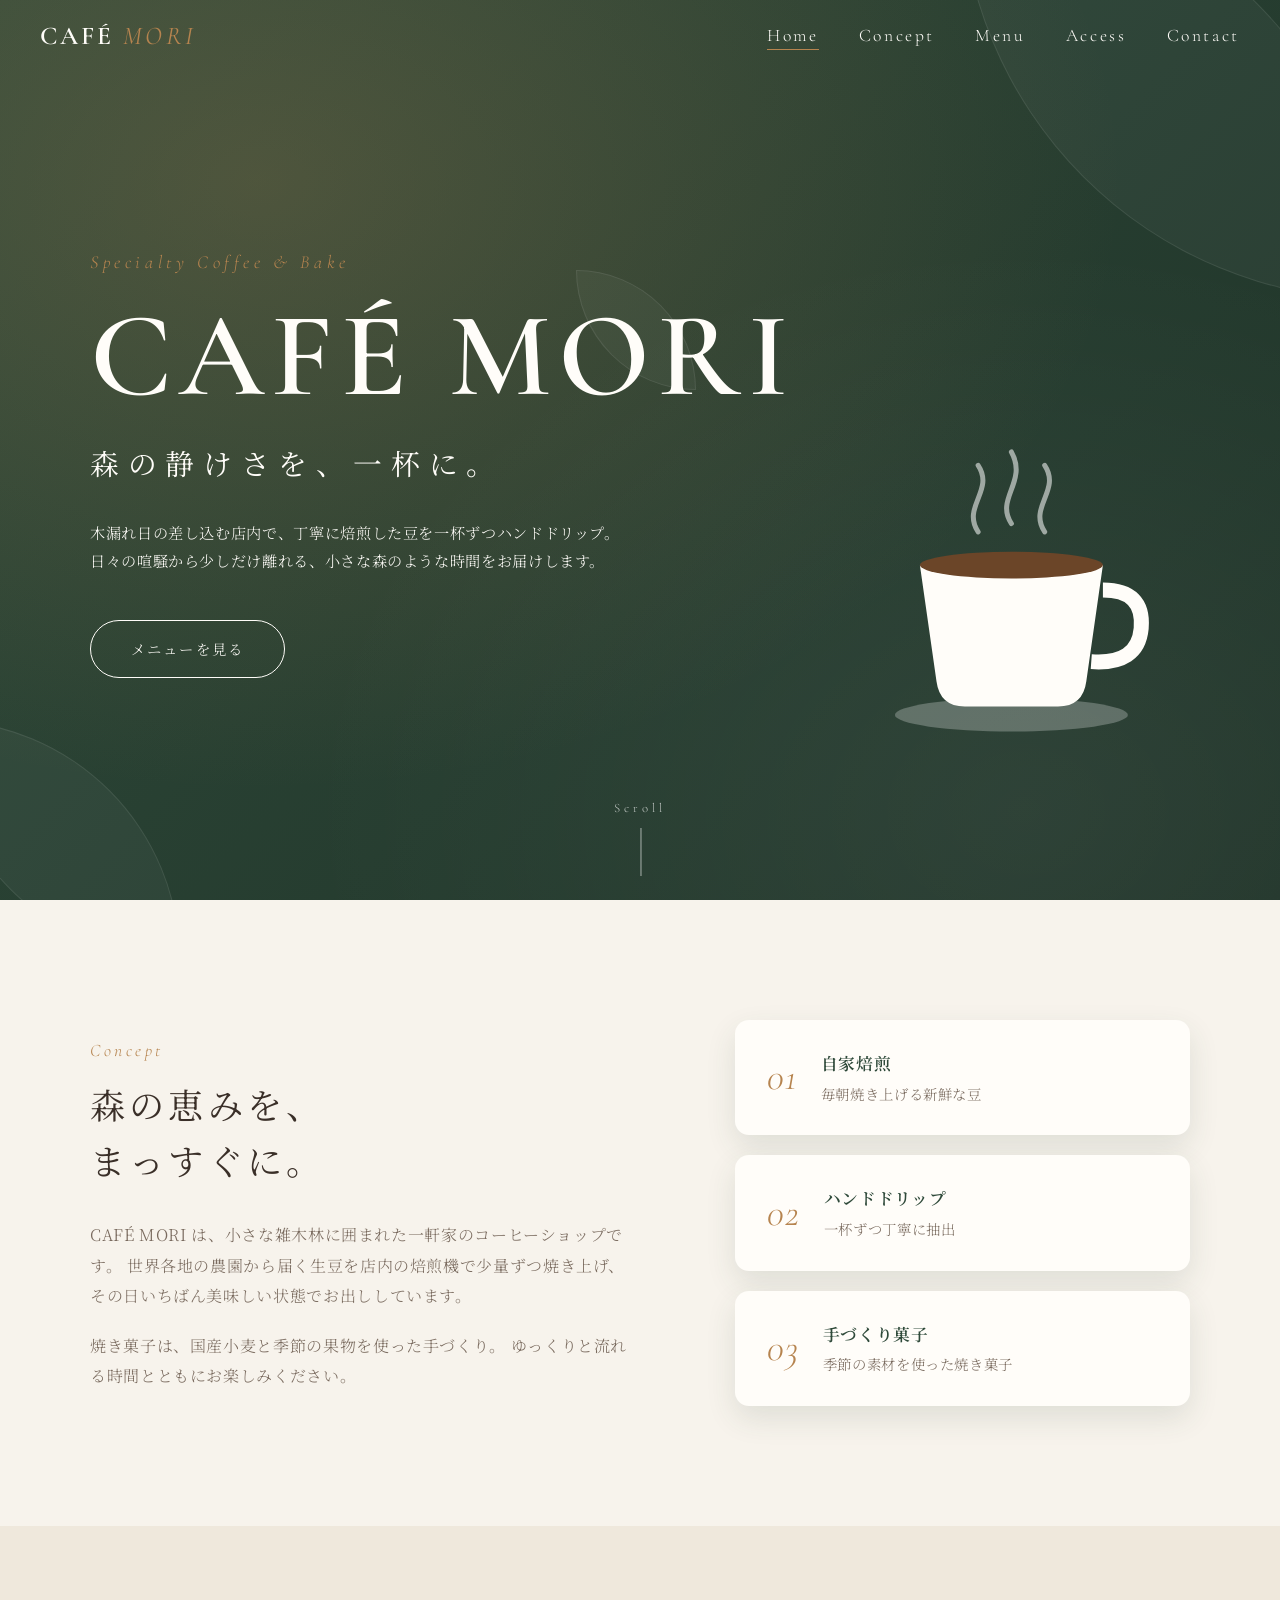
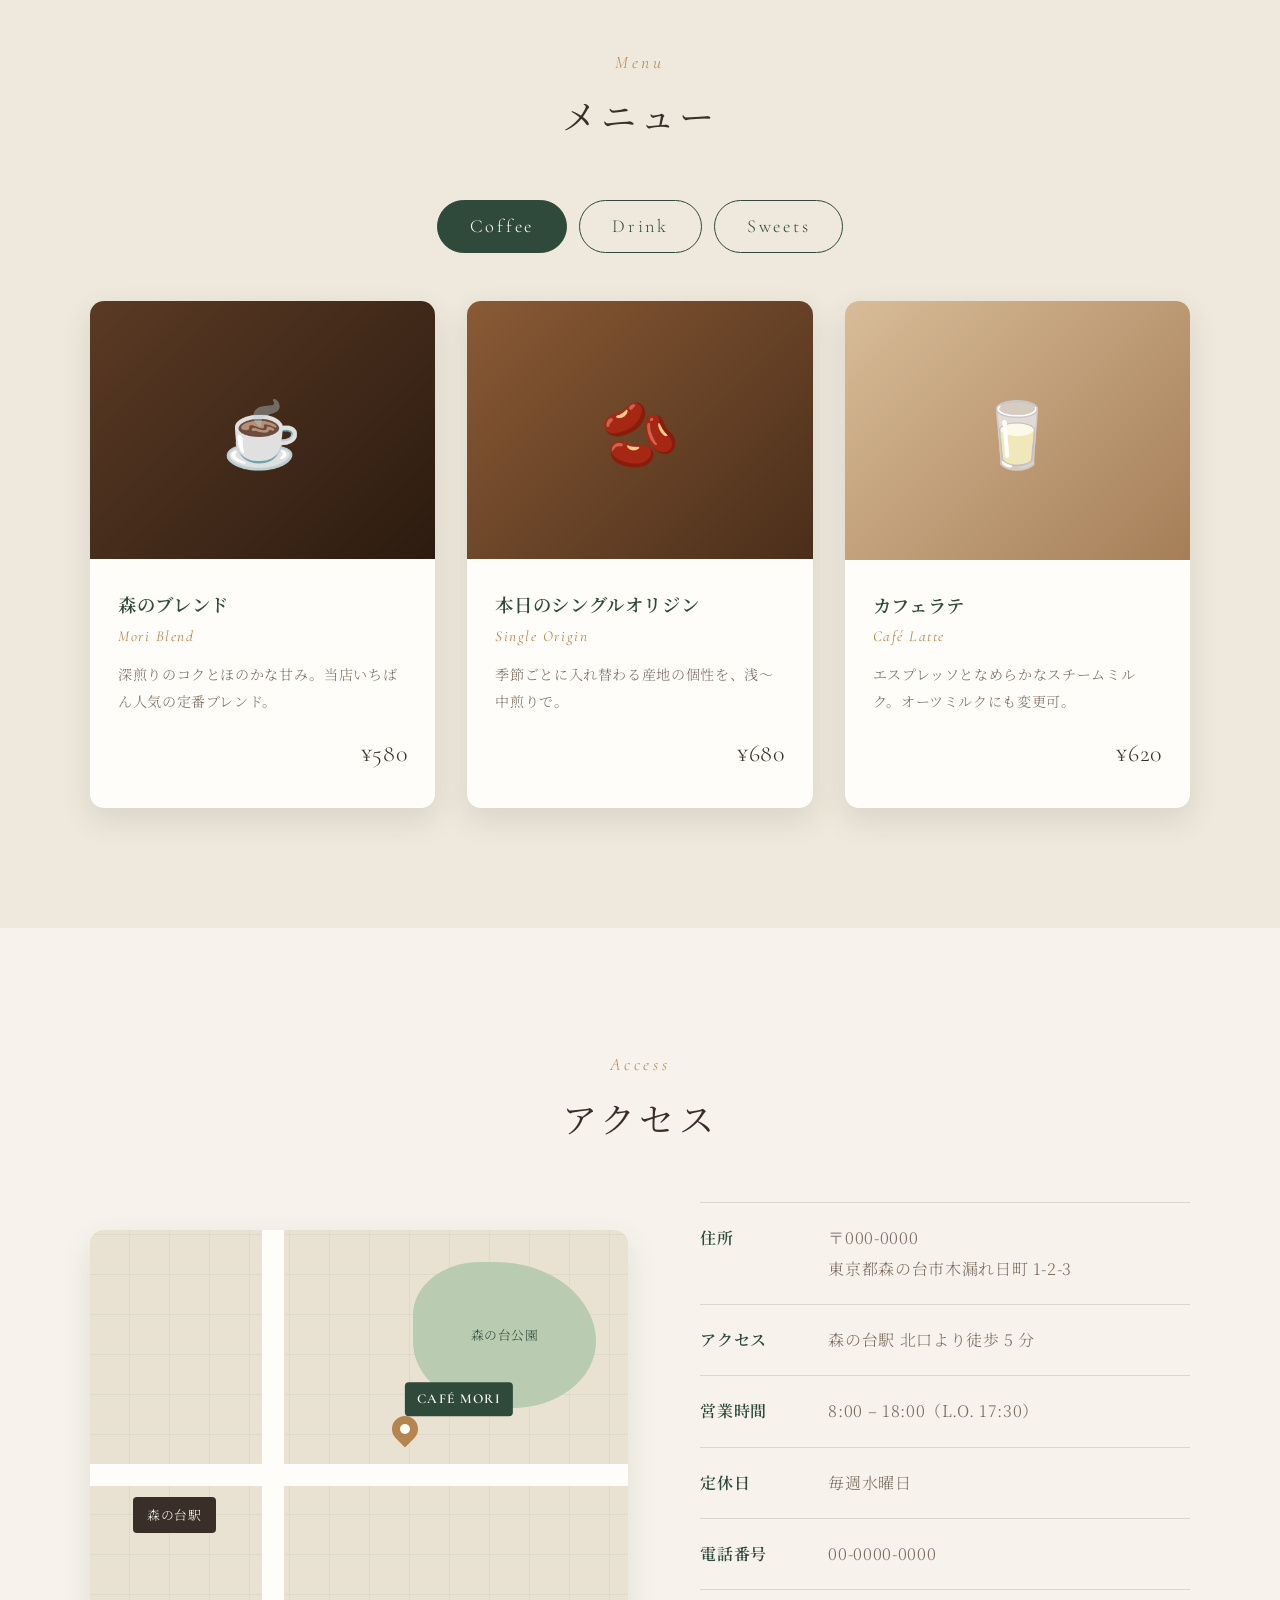
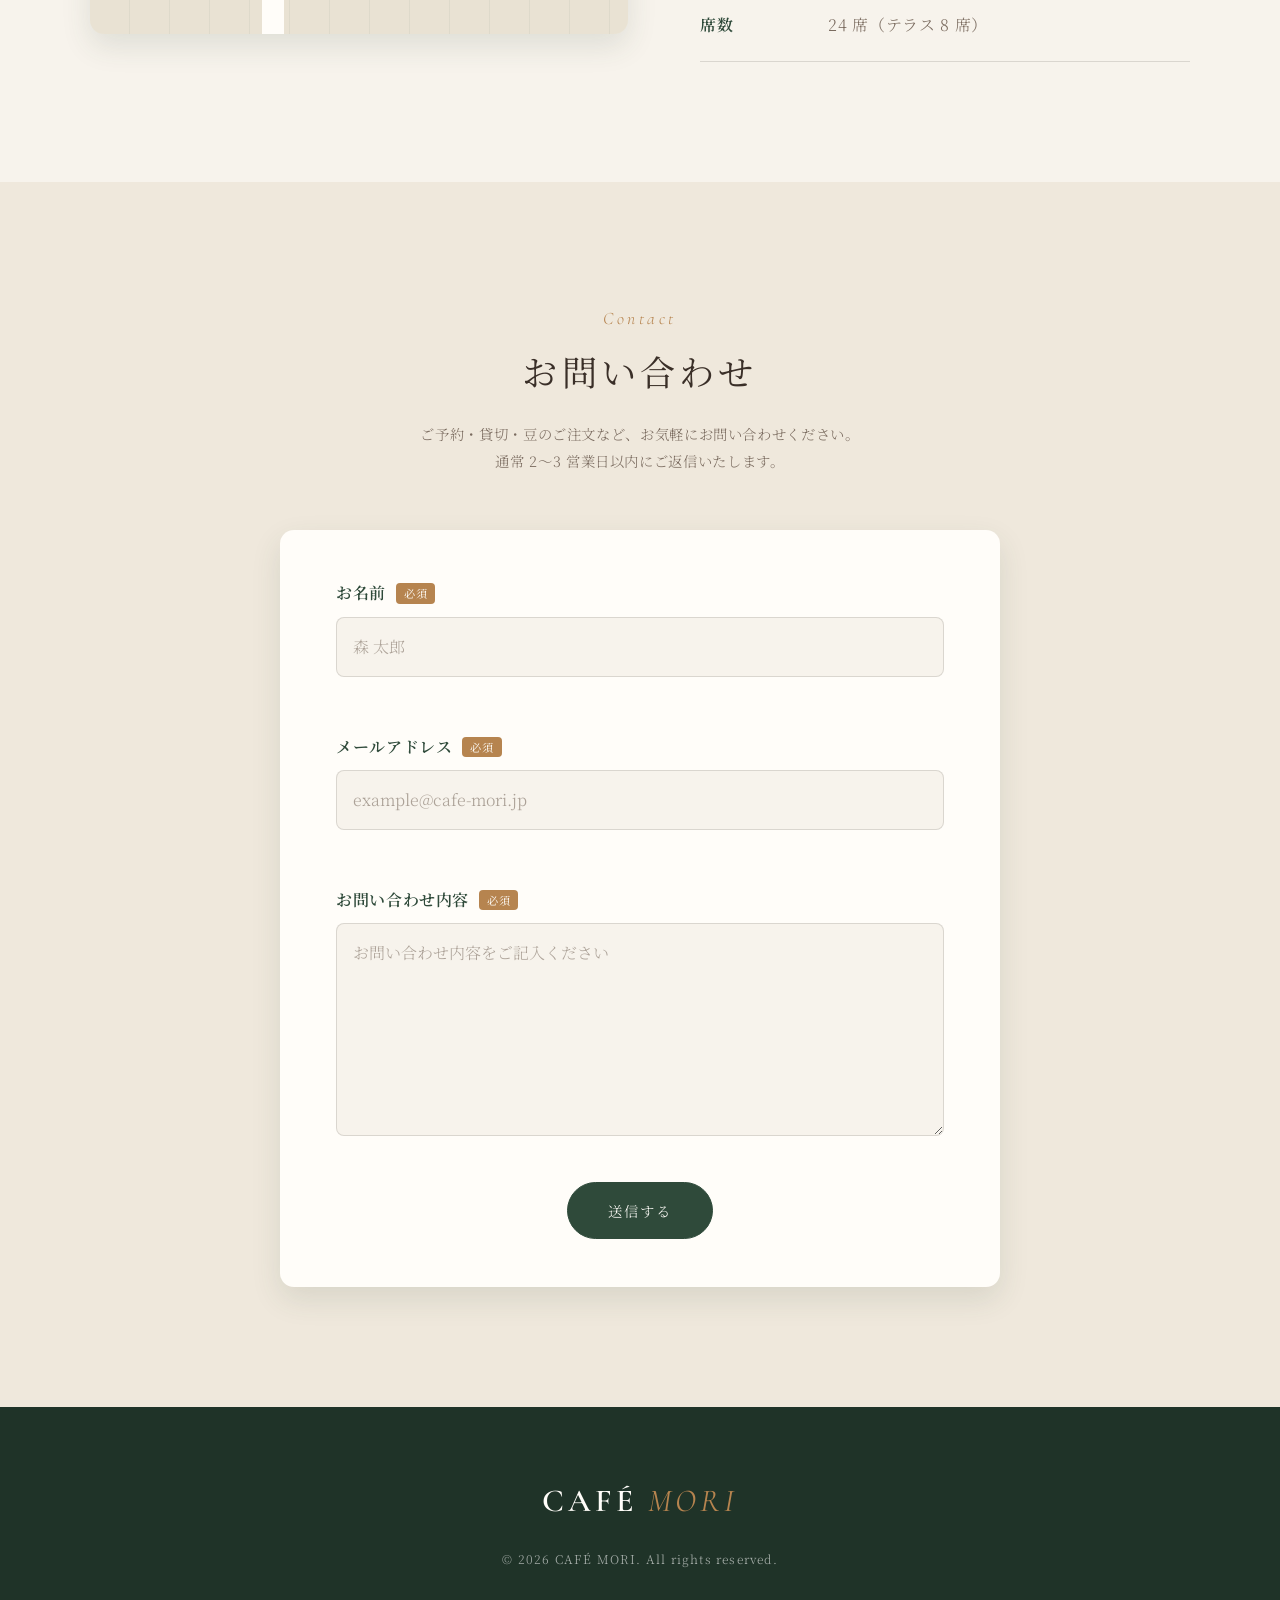
<file: index.html>
<!DOCTYPE html>
<html lang="ja">
<head>
  <meta charset="UTF-8">
  <meta name="viewport" content="width=device-width, initial-scale=1.0">
  <title>CAFÉ MORI | 森の中のコーヒーショップ</title>
  <meta name="description" content="CAFÉ MORI は、森の静けさを感じる自家焙煎のコーヒーショップです。">
  <link rel="preconnect" href="https://fonts.googleapis.com">
  <link rel="preconnect" href="https://fonts.gstatic.com" crossorigin>
  <link href="https://fonts.googleapis.com/css2?family=Cormorant+Garamond:ital,wght@0,400;0,600;1,400&family=Noto+Serif+JP:wght@300;400;600&display=swap" rel="stylesheet">
  <link rel="stylesheet" href="style.css">
</head>
<body>

  <!-- ヘッダー / ナビゲーション -->
  <header class="header" id="header">
    <div class="header__inner">
      <a href="#hero" class="logo">CAFÉ <span>MORI</span></a>

      <button class="nav-toggle" id="navToggle" aria-label="メニューを開く" aria-expanded="false" aria-controls="nav">
        <span></span><span></span><span></span>
      </button>

      <nav class="nav" id="nav">
        <ul class="nav__list">
          <li><a href="#hero" class="nav__link">Home</a></li>
          <li><a href="#concept" class="nav__link">Concept</a></li>
          <li><a href="#menu" class="nav__link">Menu</a></li>
          <li><a href="#access" class="nav__link">Access</a></li>
          <li><a href="#contact" class="nav__link">Contact</a></li>
        </ul>
      </nav>
    </div>
  </header>

  <main>
    <!-- ヒーローセクション -->
    <section class="hero" id="hero">
      <div class="hero__bg" aria-hidden="true">
        <div class="hero__leaf hero__leaf--1"></div>
        <div class="hero__leaf hero__leaf--2"></div>
        <div class="hero__leaf hero__leaf--3"></div>
      </div>

      <div class="hero__content">
        <p class="hero__eyebrow">Specialty Coffee &amp; Bake</p>
        <h1 class="hero__title">
          <span class="hero__title-en">CAFÉ MORI</span>
          <span class="hero__title-ja">森の静けさを、一杯に。</span>
        </h1>
        <p class="hero__lead">
          木漏れ日の差し込む店内で、丁寧に焙煎した豆を一杯ずつハンドドリップ。<br class="pc-only">
          日々の喧騒から少しだけ離れる、小さな森のような時間をお届けします。
        </p>
        <a href="#menu" class="btn">メニューを見る</a>
      </div>

      <div class="hero__cup" aria-hidden="true">
        <svg viewBox="0 0 200 200" xmlns="http://www.w3.org/2000/svg">
          <g class="steam">
            <path d="M80 60 C 70 45, 90 35, 80 20" />
            <path d="M100 55 C 90 40, 110 30, 100 12" />
            <path d="M120 60 C 110 45, 130 35, 120 20" />
          </g>
          <ellipse cx="100" cy="170" rx="70" ry="10" class="saucer" />
          <path d="M45 80 H155 L145 150 Q143 165 128 165 H72 Q57 165 55 150 Z" class="cup" />
          <path d="M155 95 Q180 95 178 118 Q176 140 148 138" class="handle" />
          <ellipse cx="100" cy="80" rx="55" ry="8" class="coffee" />
        </svg>
      </div>

      <a href="#concept" class="hero__scroll" aria-label="下へスクロール">
        <span>Scroll</span>
      </a>
    </section>

    <!-- コンセプト -->
    <section class="section concept" id="concept">
      <div class="container concept__inner">
        <div class="concept__text fade-in">
          <p class="section__label">Concept</p>
          <h2 class="section__title">森の恵みを、<br>まっすぐに。</h2>
          <p>
            CAFÉ MORI は、小さな雑木林に囲まれた一軒家のコーヒーショップです。
            世界各地の農園から届く生豆を店内の焙煎機で少量ずつ焼き上げ、
            その日いちばん美味しい状態でお出ししています。
          </p>
          <p>
            焼き菓子は、国産小麦と季節の果物を使った手づくり。
            ゆっくりと流れる時間とともにお楽しみください。
          </p>
        </div>
        <ul class="concept__points fade-in">
          <li><span class="concept__num">01</span><strong>自家焙煎</strong>毎朝焼き上げる新鮮な豆</li>
          <li><span class="concept__num">02</span><strong>ハンドドリップ</strong>一杯ずつ丁寧に抽出</li>
          <li><span class="concept__num">03</span><strong>手づくり菓子</strong>季節の素材を使った焼き菓子</li>
        </ul>
      </div>
    </section>

    <!-- メニュー -->
    <section class="section menu" id="menu">
      <div class="container">
        <div class="section__head fade-in">
          <p class="section__label">Menu</p>
          <h2 class="section__title">メニュー</h2>
        </div>

        <div class="menu__tabs fade-in" role="tablist">
          <button class="menu__tab is-active" role="tab" aria-selected="true" data-target="coffee">Coffee</button>
          <button class="menu__tab" role="tab" aria-selected="false" data-target="drink">Drink</button>
          <button class="menu__tab" role="tab" aria-selected="false" data-target="sweets">Sweets</button>
        </div>

        <div class="menu__panel is-active" id="coffee" role="tabpanel">
          <article class="menu-card">
            <div class="menu-card__img menu-card__img--blend"></div>
            <div class="menu-card__body">
              <h3>森のブレンド<span>Mori Blend</span></h3>
              <p>深煎りのコクとほのかな甘み。当店いちばん人気の定番ブレンド。</p>
              <p class="menu-card__price">¥580</p>
            </div>
          </article>
          <article class="menu-card">
            <div class="menu-card__img menu-card__img--single"></div>
            <div class="menu-card__body">
              <h3>本日のシングルオリジン<span>Single Origin</span></h3>
              <p>季節ごとに入れ替わる産地の個性を、浅〜中煎りで。</p>
              <p class="menu-card__price">¥680</p>
            </div>
          </article>
          <article class="menu-card">
            <div class="menu-card__img menu-card__img--latte"></div>
            <div class="menu-card__body">
              <h3>カフェラテ<span>Café Latte</span></h3>
              <p>エスプレッソとなめらかなスチームミルク。オーツミルクにも変更可。</p>
              <p class="menu-card__price">¥620</p>
            </div>
          </article>
        </div>

        <div class="menu__panel" id="drink" role="tabpanel" hidden>
          <article class="menu-card">
            <div class="menu-card__img menu-card__img--tea"></div>
            <div class="menu-card__body">
              <h3>ほうじ茶ラテ<span>Hojicha Latte</span></h3>
              <p>香ばしい京都産ほうじ茶に、やさしいミルクを合わせて。</p>
              <p class="menu-card__price">¥600</p>
            </div>
          </article>
          <article class="menu-card">
            <div class="menu-card__img menu-card__img--lemon"></div>
            <div class="menu-card__body">
              <h3>自家製レモネード<span>Homemade Lemonade</span></h3>
              <p>瀬戸内レモンを蜂蜜で漬け込んだ、爽やかな一杯。</p>
              <p class="menu-card__price">¥550</p>
            </div>
          </article>
          <article class="menu-card">
            <div class="menu-card__img menu-card__img--choco"></div>
            <div class="menu-card__body">
              <h3>ホットチョコレート<span>Hot Chocolate</span></h3>
              <p>カカオ70%のチョコレートを溶かした、濃厚な味わい。</p>
              <p class="menu-card__price">¥650</p>
            </div>
          </article>
        </div>

        <div class="menu__panel" id="sweets" role="tabpanel" hidden>
          <article class="menu-card">
            <div class="menu-card__img menu-card__img--cake"></div>
            <div class="menu-card__body">
              <h3>森のチーズケーキ<span>Baked Cheesecake</span></h3>
              <p>しっとり濃厚なベイクドタイプ。深煎りコーヒーと相性抜群。</p>
              <p class="menu-card__price">¥520</p>
            </div>
          </article>
          <article class="menu-card">
            <div class="menu-card__img menu-card__img--scone"></div>
            <div class="menu-card__body">
              <h3>季節のスコーン<span>Seasonal Scone</span></h3>
              <p>外はさっくり、中はふんわり。クロテッドクリーム添え。</p>
              <p class="menu-card__price">¥420</p>
            </div>
          </article>
          <article class="menu-card">
            <div class="menu-card__img menu-card__img--tart"></div>
            <div class="menu-card__body">
              <h3>フルーツタルト<span>Fruit Tart</span></h3>
              <p>旬の果物をたっぷりのせた、見た目にも華やかなタルト。</p>
              <p class="menu-card__price">¥680</p>
            </div>
          </article>
        </div>
      </div>
    </section>

    <!-- アクセス -->
    <section class="section access" id="access">
      <div class="container">
        <div class="section__head fade-in">
          <p class="section__label">Access</p>
          <h2 class="section__title">アクセス</h2>
        </div>

        <div class="access__inner">
          <div class="access__map fade-in" aria-label="地図（イメージ）">
            <div class="map">
              <div class="map__road map__road--h"></div>
              <div class="map__road map__road--v"></div>
              <div class="map__station">森の台駅</div>
              <div class="map__park">森の台公園</div>
              <div class="map__pin">
                <span class="map__pin-label">CAFÉ MORI</span>
              </div>
            </div>
          </div>

          <dl class="access__info fade-in">
            <div>
              <dt>住所</dt>
              <dd>〒000-0000<br>東京都森の台市木漏れ日町 1-2-3</dd>
            </div>
            <div>
              <dt>アクセス</dt>
              <dd>森の台駅 北口より徒歩 5 分</dd>
            </div>
            <div>
              <dt>営業時間</dt>
              <dd>8:00 – 18:00（L.O. 17:30）</dd>
            </div>
            <div>
              <dt>定休日</dt>
              <dd>毎週水曜日</dd>
            </div>
            <div>
              <dt>電話番号</dt>
              <dd>00-0000-0000</dd>
            </div>
            <div>
              <dt>席数</dt>
              <dd>24 席（テラス 8 席）</dd>
            </div>
          </dl>
        </div>
      </div>
    </section>

    <!-- お問い合わせ -->
    <section class="section contact" id="contact">
      <div class="container">
        <div class="section__head fade-in">
          <p class="section__label">Contact</p>
          <h2 class="section__title">お問い合わせ</h2>
          <p class="contact__lead">
            ご予約・貸切・豆のご注文など、お気軽にお問い合わせください。<br class="pc-only">
            通常 2〜3 営業日以内にご返信いたします。
          </p>
        </div>

        <form class="contact-form fade-in" id="contactForm" novalidate>
          <div class="contact-form__field">
            <label for="contactName">お名前<span class="contact-form__required">必須</span></label>
            <input type="text" id="contactName" name="name" autocomplete="name" placeholder="森 太郎" aria-describedby="contactNameError">
            <p class="contact-form__error" id="contactNameError" aria-live="polite"></p>
          </div>

          <div class="contact-form__field">
            <label for="contactEmail">メールアドレス<span class="contact-form__required">必須</span></label>
            <input type="email" id="contactEmail" name="email" autocomplete="email" placeholder="example@cafe-mori.jp" aria-describedby="contactEmailError">
            <p class="contact-form__error" id="contactEmailError" aria-live="polite"></p>
          </div>

          <div class="contact-form__field">
            <label for="contactMessage">お問い合わせ内容<span class="contact-form__required">必須</span></label>
            <textarea id="contactMessage" name="message" rows="6" placeholder="お問い合わせ内容をご記入ください" aria-describedby="contactMessageError"></textarea>
            <p class="contact-form__error" id="contactMessageError" aria-live="polite"></p>
          </div>

          <div class="contact-form__submit">
            <button type="submit" class="btn btn--forest">送信する</button>
          </div>
        </form>
      </div>
    </section>
  </main>

  <footer class="footer">
    <a href="#hero" class="logo logo--footer">CAFÉ <span>MORI</span></a>
    <p class="footer__copy">&copy; <span id="year"></span> CAFÉ MORI. All rights reserved.</p>
  </footer>

  <button class="to-top" id="toTop" aria-label="ページの先頭へ戻る">↑</button>

  <script src="script.js"></script>
</body>
</html>
</file>
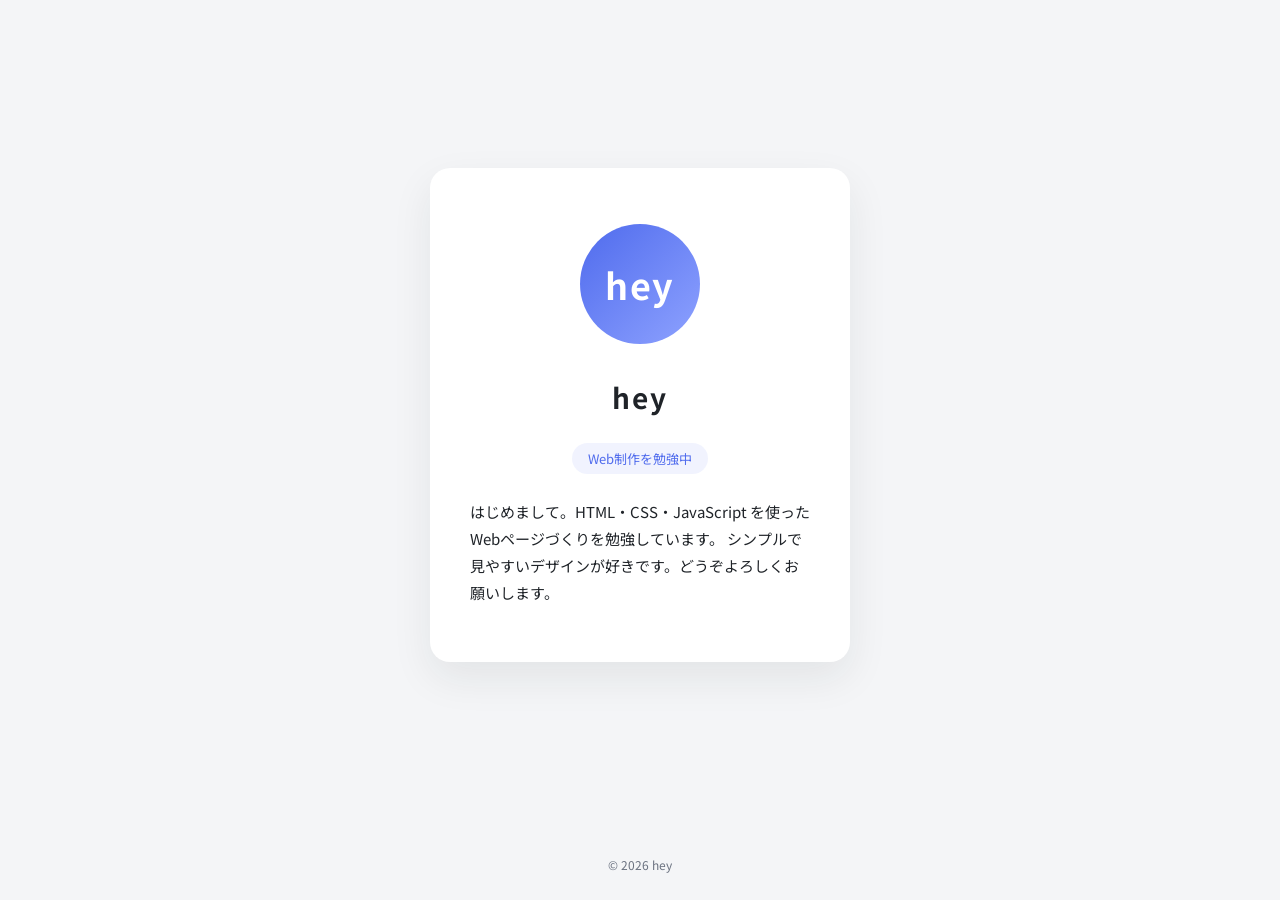
<file: profile/index.html>
<!DOCTYPE html>
<html lang="ja">
<head>
  <meta charset="UTF-8">
  <meta name="viewport" content="width=device-width, initial-scale=1.0">
  <title>hey | プロフィール</title>
  <meta name="description" content="heyの自己紹介ページです。">
  <link rel="preconnect" href="https://fonts.googleapis.com">
  <link rel="preconnect" href="https://fonts.gstatic.com" crossorigin>
  <link href="https://fonts.googleapis.com/css2?family=Noto+Sans+JP:wght@400;700&display=swap" rel="stylesheet">
  <link rel="stylesheet" href="style.css">
  <script src="script.js" defer></script>
</head>
<body>

  <main class="profile">
    <!-- プロフィールカード -->
    <section class="profile__card">
      <div class="profile__avatar" aria-hidden="true">hey</div>

      <h1 class="profile__name">hey</h1>

      <p class="profile__role">Web制作を勉強中</p>

      <p class="profile__bio">
        はじめまして。HTML・CSS・JavaScript を使ったWebページづくりを勉強しています。
        シンプルで見やすいデザインが好きです。どうぞよろしくお願いします。
      </p>
    </section>
  </main>

  <footer class="footer">
    <p>&copy; <span id="year"></span> hey</p>
  </footer>

</body>
</html>
</file>
<file: style.css>
/* ===========================
   変数
   =========================== */
:root {
  --color-bg: #f7f3ec;
  --color-bg-alt: #efe8dc;
  --color-text: #3a2f28;
  --color-muted: #7a6b5f;
  --color-forest: #2f4a3a;
  --color-forest-dark: #1f3328;
  --color-accent: #b6844f;
  --color-white: #fffdf9;

  --font-en: "Cormorant Garamond", serif;
  --font-ja: "Noto Serif JP", serif;

  --header-h: 72px;
  --radius: 14px;
  --shadow: 0 12px 30px rgba(47, 74, 58, 0.12);
  --ease: cubic-bezier(0.22, 1, 0.36, 1);
}

/* ===========================
   リセット / ベース
   =========================== */
*,
*::before,
*::after {
  box-sizing: border-box;
  margin: 0;
  padding: 0;
}

html {
  scroll-behavior: smooth;
  scroll-padding-top: var(--header-h);
}

body {
  font-family: var(--font-ja);
  font-weight: 300;
  color: var(--color-text);
  background: var(--color-bg);
  line-height: 1.9;
  letter-spacing: 0.04em;
  -webkit-font-smoothing: antialiased;
}

body.is-locked {
  overflow: hidden;
}

a {
  color: inherit;
  text-decoration: none;
}

ul {
  list-style: none;
}

button {
  font: inherit;
  color: inherit;
  background: none;
  border: none;
  cursor: pointer;
}

.container {
  width: min(1100px, 100% - 40px);
  margin-inline: auto;
}

.pc-only {
  display: none;
}

@media (min-width: 768px) {
  .pc-only {
    display: inline;
  }
}

/* ===========================
   共通パーツ
   =========================== */
.logo {
  font-family: var(--font-en);
  font-size: 1.6rem;
  font-weight: 600;
  letter-spacing: 0.12em;
  color: var(--color-white);
  transition: color 0.4s;
}

.logo span {
  font-style: italic;
  font-weight: 400;
  color: var(--color-accent);
}

.btn {
  display: inline-block;
  padding: 14px 40px;
  border: 1px solid var(--color-white);
  border-radius: 999px;
  color: var(--color-white);
  font-size: 0.9rem;
  letter-spacing: 0.15em;
  position: relative;
  overflow: hidden;
  z-index: 0;
  transition: color 0.4s var(--ease);
}

.btn::before {
  content: "";
  position: absolute;
  inset: 0;
  background: var(--color-white);
  transform: scaleX(0);
  transform-origin: right;
  transition: transform 0.5s var(--ease);
  z-index: -1;
}

.btn:hover {
  color: var(--color-forest);
}

.btn:hover::before {
  transform: scaleX(1);
  transform-origin: left;
}

.section {
  padding: 120px 0;
}

.section__head {
  text-align: center;
  margin-bottom: 56px;
}

.section__label {
  font-family: var(--font-en);
  font-style: italic;
  font-size: 1.1rem;
  color: var(--color-accent);
  letter-spacing: 0.2em;
  margin-bottom: 8px;
}

.section__title {
  font-size: clamp(1.6rem, 3vw, 2.2rem);
  font-weight: 400;
  line-height: 1.6;
  letter-spacing: 0.12em;
}

/* スクロールで表示 */
.fade-in {
  opacity: 0;
  transform: translateY(30px);
  transition: opacity 1s var(--ease), transform 1s var(--ease);
}

.fade-in.is-visible {
  opacity: 1;
  transform: none;
}

/* ===========================
   ヘッダー
   =========================== */
.header {
  position: fixed;
  inset: 0 0 auto;
  height: var(--header-h);
  z-index: 100;
  transition: background 0.4s, box-shadow 0.4s;
}

.header__inner {
  height: 100%;
  width: min(1200px, 100% - 40px);
  margin-inline: auto;
  display: flex;
  align-items: center;
  justify-content: space-between;
}

.header.is-scrolled {
  background: rgba(247, 243, 236, 0.92);
  backdrop-filter: blur(10px);
  box-shadow: 0 2px 20px rgba(0, 0, 0, 0.05);
}

.header.is-scrolled .logo,
.header.is-scrolled .nav__link {
  color: var(--color-forest);
}

.header.is-scrolled .nav-toggle span {
  background: var(--color-forest);
}

.nav__list {
  display: flex;
  gap: 40px;
}

.nav__link {
  font-family: var(--font-en);
  font-size: 1.1rem;
  letter-spacing: 0.15em;
  color: var(--color-white);
  position: relative;
  padding: 4px 0;
  transition: color 0.4s;
}

.nav__link::after {
  content: "";
  position: absolute;
  left: 0;
  bottom: 0;
  width: 100%;
  height: 1px;
  background: var(--color-accent);
  transform: scaleX(0);
  transform-origin: right;
  transition: transform 0.4s var(--ease);
}

.nav__link:hover::after,
.nav__link.is-current::after {
  transform: scaleX(1);
  transform-origin: left;
}

/* ハンバーガー */
.nav-toggle {
  display: none;
  width: 32px;
  height: 22px;
  position: relative;
  z-index: 110;
}

.nav-toggle span {
  position: absolute;
  left: 0;
  width: 100%;
  height: 1.5px;
  background: var(--color-white);
  transition: transform 0.4s var(--ease), opacity 0.3s, background 0.4s;
}

.nav-toggle span:nth-child(1) { top: 0; }
.nav-toggle span:nth-child(2) { top: 50%; }
.nav-toggle span:nth-child(3) { top: 100%; }

@media (max-width: 767px) {
  .nav-toggle {
    display: block;
  }

  .nav {
    position: fixed;
    inset: 0;
    background: var(--color-forest-dark);
    display: grid;
    place-items: center;
    opacity: 0;
    visibility: hidden;
    transition: opacity 0.5s var(--ease), visibility 0.5s;
  }

  .nav.is-open {
    opacity: 1;
    visibility: visible;
  }

  .nav__list {
    flex-direction: column;
    align-items: center;
    gap: 32px;
  }

  .nav__link,
  .header.is-scrolled .nav__link {
    font-size: 1.8rem;
    color: var(--color-white);
  }

  .nav-toggle.is-open span {
    background: var(--color-white) !important;
  }

  .nav-toggle.is-open span:nth-child(1) { transform: translateY(11px) rotate(45deg); }
  .nav-toggle.is-open span:nth-child(2) { opacity: 0; }
  .nav-toggle.is-open span:nth-child(3) { transform: translateY(-11px) rotate(-45deg); }
}

/* ===========================
   ヒーロー
   =========================== */
.hero {
  position: relative;
  min-height: 100vh;
  min-height: 100svh;
  display: flex;
  align-items: center;
  padding: calc(var(--header-h) + 40px) 0 80px;
  overflow: hidden;
  color: var(--color-white);
  background:
    radial-gradient(ellipse at 20% 20%, rgba(182, 132, 79, 0.25), transparent 60%),
    radial-gradient(ellipse at 80% 90%, rgba(255, 255, 255, 0.06), transparent 50%),
    linear-gradient(135deg, var(--color-forest) 0%, var(--color-forest-dark) 100%);
}

.hero__bg {
  position: absolute;
  inset: 0;
  pointer-events: none;
}

.hero__leaf {
  position: absolute;
  border-radius: 0 100% 0 100%;
  background: rgba(255, 255, 255, 0.04);
  border: 1px solid rgba(255, 255, 255, 0.08);
  animation: float 12s ease-in-out infinite;
}

.hero__leaf--1 {
  width: 420px;
  height: 420px;
  top: -120px;
  right: -100px;
}

.hero__leaf--2 {
  width: 240px;
  height: 240px;
  bottom: -60px;
  left: -60px;
  animation-delay: -4s;
}

.hero__leaf--3 {
  width: 120px;
  height: 120px;
  top: 30%;
  left: 45%;
  animation-delay: -8s;
}

@keyframes float {
  0%, 100% { transform: translateY(0) rotate(0deg); }
  50% { transform: translateY(-20px) rotate(6deg); }
}

.hero__content {
  position: relative;
  z-index: 1;
  width: min(1100px, 100% - 40px);
  margin-inline: auto;
}

.hero__eyebrow {
  font-family: var(--font-en);
  font-style: italic;
  font-size: 1.15rem;
  letter-spacing: 0.25em;
  color: var(--color-accent);
  margin-bottom: 16px;
}

.hero__title {
  font-weight: 400;
  margin-bottom: 28px;
}

.hero__title-en {
  display: block;
  font-family: var(--font-en);
  font-size: clamp(3.4rem, 10vw, 7.5rem);
  font-weight: 600;
  line-height: 1;
  letter-spacing: 0.06em;
}

.hero__title-ja {
  display: block;
  margin-top: 20px;
  font-size: clamp(1.2rem, 2.6vw, 1.8rem);
  letter-spacing: 0.3em;
}

.hero__lead {
  max-width: 560px;
  font-size: 0.95rem;
  opacity: 0.85;
  margin-bottom: 44px;
}

/* ヒーロー内のアニメーション */
.hero__eyebrow,
.hero__title-en,
.hero__title-ja,
.hero__lead,
.hero__content .btn {
  opacity: 0;
  transform: translateY(24px);
  animation: rise 1.2s var(--ease) forwards;
}

.hero__title-en { animation-delay: 0.15s; }
.hero__title-ja { animation-delay: 0.35s; }
.hero__lead { animation-delay: 0.55s; }
.hero__content .btn { animation-delay: 0.75s; }

@keyframes rise {
  to { opacity: 1; transform: none; }
}

/* カップのイラスト */
.hero__cup {
  position: absolute;
  right: 8%;
  bottom: 14%;
  width: clamp(180px, 26vw, 340px);
  opacity: 0;
  animation: rise 1.4s 0.9s var(--ease) forwards;
}

.hero__cup svg {
  width: 100%;
  height: auto;
  overflow: visible;
}

.hero__cup .cup {
  fill: var(--color-white);
}

.hero__cup .handle {
  fill: none;
  stroke: var(--color-white);
  stroke-width: 9;
}

.hero__cup .coffee {
  fill: #6b4528;
}

.hero__cup .saucer {
  fill: rgba(255, 255, 255, 0.25);
}

.hero__cup .steam path {
  fill: none;
  stroke: rgba(255, 255, 255, 0.55);
  stroke-width: 3;
  stroke-linecap: round;
  stroke-dasharray: 60;
  animation: steam 3.5s ease-in-out infinite;
}

.hero__cup .steam path:nth-child(2) { animation-delay: 0.6s; }
.hero__cup .steam path:nth-child(3) { animation-delay: 1.2s; }

@keyframes steam {
  0% { stroke-dashoffset: 60; opacity: 0; transform: translateY(10px); }
  40% { opacity: 1; }
  100% { stroke-dashoffset: -60; opacity: 0; transform: translateY(-10px); }
}

@media (max-width: 767px) {
  .hero__cup {
    right: 50%;
    transform: translateX(50%);
    bottom: 6%;
    opacity: 0.18;
    animation: none;
  }
}

/* スクロール表示 */
.hero__scroll {
  position: absolute;
  left: 50%;
  bottom: 24px;
  transform: translateX(-50%);
  font-family: var(--font-en);
  font-size: 0.8rem;
  letter-spacing: 0.3em;
  color: rgba(255, 255, 255, 0.7);
  padding-bottom: 56px;
}

.hero__scroll::after {
  content: "";
  position: absolute;
  left: 50%;
  bottom: 0;
  width: 1px;
  height: 48px;
  background: rgba(255, 255, 255, 0.6);
  animation: scrollLine 2s var(--ease) infinite;
}

@keyframes scrollLine {
  0% { transform: scaleY(0); transform-origin: top; }
  50% { transform: scaleY(1); transform-origin: top; }
  51% { transform: scaleY(1); transform-origin: bottom; }
  100% { transform: scaleY(0); transform-origin: bottom; }
}

/* ===========================
   コンセプト
   =========================== */
.concept__inner {
  display: grid;
  gap: 60px;
  align-items: center;
}

@media (min-width: 900px) {
  .concept__inner {
    grid-template-columns: 1.2fr 1fr;
    gap: 100px;
  }
}

.concept__text .section__title {
  margin-bottom: 32px;
}

.concept__text p + p {
  margin-top: 1.2em;
}

.concept__text p:not(.section__label) {
  color: var(--color-muted);
}

.concept__points {
  display: grid;
  gap: 20px;
}

.concept__points li {
  display: grid;
  grid-template-columns: auto 1fr;
  grid-template-rows: auto auto;
  column-gap: 24px;
  padding: 28px 32px;
  background: var(--color-white);
  border-radius: var(--radius);
  box-shadow: var(--shadow);
  color: var(--color-muted);
  font-size: 0.9rem;
  transition: transform 0.4s var(--ease);
}

.concept__points li:hover {
  transform: translateX(8px);
}

.concept__points strong {
  font-weight: 600;
  color: var(--color-forest);
  font-size: 1.05rem;
}

.concept__num {
  grid-row: span 2;
  align-self: center;
  font-family: var(--font-en);
  font-style: italic;
  font-size: 2.4rem;
  color: var(--color-accent);
  line-height: 1;
}

/* ===========================
   メニュー
   =========================== */
.menu {
  background: var(--color-bg-alt);
}

.menu__tabs {
  display: flex;
  justify-content: center;
  gap: 12px;
  margin-bottom: 48px;
  flex-wrap: wrap;
}

.menu__tab {
  font-family: var(--font-en);
  font-size: 1.15rem;
  letter-spacing: 0.15em;
  padding: 8px 32px;
  border: 1px solid var(--color-forest);
  border-radius: 999px;
  color: var(--color-forest);
  transition: background 0.3s, color 0.3s;
}

.menu__tab:hover,
.menu__tab.is-active {
  background: var(--color-forest);
  color: var(--color-white);
}

.menu__panel {
  display: grid;
  gap: 32px;
  grid-template-columns: repeat(auto-fit, minmax(260px, 1fr));
}

.menu__panel[hidden] {
  display: none;
}

.menu__panel.is-active .menu-card {
  animation: cardIn 0.7s var(--ease) both;
}

.menu__panel.is-active .menu-card:nth-child(2) { animation-delay: 0.1s; }
.menu__panel.is-active .menu-card:nth-child(3) { animation-delay: 0.2s; }

@keyframes cardIn {
  from { opacity: 0; transform: translateY(20px); }
  to { opacity: 1; transform: none; }
}

.menu-card {
  background: var(--color-white);
  border-radius: var(--radius);
  overflow: hidden;
  box-shadow: var(--shadow);
  transition: transform 0.4s var(--ease), box-shadow 0.4s;
}

.menu-card:hover {
  transform: translateY(-6px);
  box-shadow: 0 20px 40px rgba(47, 74, 58, 0.18);
}

/* 画像の代わりにグラデーション + 絵文字でビジュアルを表現 */
.menu-card__img {
  aspect-ratio: 4 / 3;
  display: grid;
  place-items: center;
  font-size: 4rem;
  position: relative;
}

.menu-card__img::after {
  transition: transform 0.6s var(--ease);
}

.menu-card:hover .menu-card__img::after {
  transform: scale(1.15) rotate(-6deg);
}

.menu-card__img--blend  { background: linear-gradient(135deg, #5a3a24, #2c1b10); }
.menu-card__img--blend::after  { content: "☕"; }
.menu-card__img--single { background: linear-gradient(135deg, #8a5a35, #4a2e1a); }
.menu-card__img--single::after { content: "🫘"; }
.menu-card__img--latte  { background: linear-gradient(135deg, #d8bc98, #a57e57); }
.menu-card__img--latte::after  { content: "🥛"; }
.menu-card__img--tea    { background: linear-gradient(135deg, #b88c63, #7a5236); }
.menu-card__img--tea::after    { content: "🍵"; }
.menu-card__img--lemon  { background: linear-gradient(135deg, #f2dd8a, #d5a940); }
.menu-card__img--lemon::after  { content: "🍋"; }
.menu-card__img--choco  { background: linear-gradient(135deg, #6b3f2a, #3a1f14); }
.menu-card__img--choco::after  { content: "🍫"; }
.menu-card__img--cake   { background: linear-gradient(135deg, #f1e2c4, #d9b77f); }
.menu-card__img--cake::after   { content: "🍰"; }
.menu-card__img--scone  { background: linear-gradient(135deg, #e3c79e, #b48957); }
.menu-card__img--scone::after  { content: "🥐"; }
.menu-card__img--tart   { background: linear-gradient(135deg, #f0b9a8, #c9725c); }
.menu-card__img--tart::after   { content: "🍓"; }

.menu-card__body {
  padding: 28px 28px 32px;
}

.menu-card__body h3 {
  font-size: 1.15rem;
  font-weight: 600;
  color: var(--color-forest);
  margin-bottom: 10px;
}

.menu-card__body h3 span {
  display: block;
  font-family: var(--font-en);
  font-style: italic;
  font-weight: 400;
  font-size: 0.95rem;
  color: var(--color-accent);
  letter-spacing: 0.1em;
}

.menu-card__body p {
  font-size: 0.88rem;
  color: var(--color-muted);
}

.menu-card__price {
  margin-top: 16px;
  text-align: right;
  font-family: var(--font-en);
  font-size: 1.5rem !important;
  color: var(--color-text) !important;
}

/* ===========================
   アクセス
   =========================== */
.access__inner {
  display: grid;
  gap: 48px;
  align-items: center;
}

@media (min-width: 900px) {
  .access__inner {
    grid-template-columns: 1.1fr 1fr;
    gap: 72px;
  }
}

/* イラスト風マップ */
.map {
  position: relative;
  aspect-ratio: 4 / 3;
  border-radius: var(--radius);
  overflow: hidden;
  box-shadow: var(--shadow);
  background:
    repeating-linear-gradient(0deg, transparent 0 39px, rgba(47, 74, 58, 0.06) 39px 40px),
    repeating-linear-gradient(90deg, transparent 0 39px, rgba(47, 74, 58, 0.06) 39px 40px),
    #e9e2d3;
}

.map__road {
  position: absolute;
  background: var(--color-white);
}

.map__road--h {
  left: 0;
  right: 0;
  top: 58%;
  height: 22px;
}

.map__road--v {
  top: 0;
  bottom: 0;
  left: 32%;
  width: 22px;
}

.map__station {
  position: absolute;
  left: 8%;
  top: 66%;
  padding: 6px 14px;
  background: var(--color-text);
  color: var(--color-white);
  font-size: 0.8rem;
  border-radius: 4px;
}

.map__park {
  position: absolute;
  right: 6%;
  top: 8%;
  width: 34%;
  height: 36%;
  border-radius: 40% 60% 50% 50%;
  background: #b9cbb0;
  display: grid;
  place-items: center;
  font-size: 0.8rem;
  color: var(--color-forest);
}

.map__pin {
  position: absolute;
  left: 56%;
  top: 46%;
  width: 26px;
  height: 26px;
  background: var(--color-accent);
  border-radius: 50% 50% 50% 0;
  transform: rotate(-45deg);
  animation: pinBounce 2s ease-in-out infinite;
}

.map__pin::after {
  content: "";
  position: absolute;
  inset: 8px;
  background: var(--color-white);
  border-radius: 50%;
}

.map__pin-label {
  position: absolute;
  left: 22px;
  bottom: 22px;
  transform: rotate(45deg);
  transform-origin: left bottom;
  white-space: nowrap;
  font-family: var(--font-en);
  font-weight: 600;
  letter-spacing: 0.1em;
  background: var(--color-forest);
  color: var(--color-white);
  padding: 4px 12px;
  border-radius: 4px;
  font-size: 0.85rem;
}

@keyframes pinBounce {
  0%, 100% { translate: 0 0; }
  50% { translate: 0 -8px; }
}

.access__info > div {
  display: grid;
  grid-template-columns: 7em 1fr;
  gap: 16px;
  padding: 20px 0;
  border-bottom: 1px solid rgba(58, 47, 40, 0.15);
}

.access__info > div:first-child {
  border-top: 1px solid rgba(58, 47, 40, 0.15);
}

.access__info dt {
  font-weight: 600;
  color: var(--color-forest);
}

.access__info dd {
  color: var(--color-muted);
}

/* ===========================
   お問い合わせ
   =========================== */
.contact {
  background: var(--color-bg-alt);
}

.contact__lead {
  margin-top: 20px;
  font-size: 0.9rem;
  color: var(--color-muted);
}

.contact-form {
  max-width: 720px;
  margin-inline: auto;
  padding: 48px clamp(24px, 6vw, 56px);
  background: var(--color-white);
  border-radius: var(--radius);
  box-shadow: var(--shadow);
}

.contact-form__field + .contact-form__field {
  margin-top: 28px;
}

.contact-form__field label {
  display: flex;
  align-items: center;
  gap: 10px;
  margin-bottom: 8px;
  font-weight: 600;
  color: var(--color-forest);
}

.contact-form__required {
  padding: 0 8px;
  border-radius: 4px;
  background: var(--color-accent);
  color: var(--color-white);
  font-size: 0.7rem;
  font-weight: 400;
  line-height: 1.8;
}

.contact-form input,
.contact-form textarea {
  display: block;
  width: 100%;
  padding: 14px 16px;
  font: inherit;
  font-size: 1rem;
  color: var(--color-text);
  background: var(--color-bg);
  border: 1px solid rgba(58, 47, 40, 0.15);
  border-radius: 8px;
  transition: border-color 0.3s, box-shadow 0.3s, background 0.3s;
}

.contact-form textarea {
  resize: vertical;
  min-height: 160px;
}

.contact-form input::placeholder,
.contact-form textarea::placeholder {
  color: rgba(122, 107, 95, 0.6);
}

.contact-form input:focus,
.contact-form textarea:focus {
  outline: none;
  background: var(--color-white);
  border-color: var(--color-forest);
  box-shadow: 0 0 0 3px rgba(47, 74, 58, 0.12);
}

.contact-form [aria-invalid="true"] {
  border-color: #b5503c;
}

.contact-form [aria-invalid="true"]:focus {
  box-shadow: 0 0 0 3px rgba(181, 80, 60, 0.15);
}

.contact-form__error {
  min-height: 1.6em;
  margin-top: 6px;
  font-size: 0.8rem;
  color: #b5503c;
}

.contact-form__submit {
  margin-top: 20px;
  text-align: center;
}

/* 明るい背景用のボタン */
.btn--forest {
  border-color: var(--color-forest);
  background: var(--color-forest);
}

.btn--forest::before {
  background: var(--color-white);
}

/* ===========================
   フッター
   =========================== */
.footer {
  background: var(--color-forest-dark);
  color: rgba(255, 255, 255, 0.6);
  text-align: center;
  padding: 64px 20px 40px;
}

.logo--footer {
  font-size: 2rem;
  display: inline-block;
  margin-bottom: 16px;
}

.footer__copy {
  font-size: 0.75rem;
  letter-spacing: 0.1em;
}

/* ===========================
   トップへ戻る
   =========================== */
.to-top {
  position: fixed;
  right: 24px;
  bottom: 24px;
  width: 48px;
  height: 48px;
  border-radius: 50%;
  background: var(--color-accent);
  color: var(--color-white);
  font-size: 1.2rem;
  box-shadow: var(--shadow);
  opacity: 0;
  visibility: hidden;
  transform: translateY(16px);
  transition: opacity 0.4s, visibility 0.4s, transform 0.4s var(--ease), background 0.3s;
  z-index: 90;
}

.to-top.is-visible {
  opacity: 1;
  visibility: visible;
  transform: none;
}

.to-top:hover {
  background: var(--color-forest);
}

/* ===========================
   視差効果を減らす設定への配慮
   =========================== */
@media (prefers-reduced-motion: reduce) {
  html {
    scroll-behavior: auto;
  }

  *,
  *::before,
  *::after {
    animation-duration: 0.01ms !important;
    animation-iteration-count: 1 !important;
    transition-duration: 0.01ms !important;
  }
}
</file>
<file: profile/style.css>
/* ===========================
   変数
   =========================== */
:root {
  --color-bg: #f4f5f7;
  --color-card: #ffffff;
  --color-text: #1f2328;
  --color-muted: #6b7280;
  --color-accent: #4f6bed;
  --color-accent-light: #8ea2ff;

  --font-base: "Noto Sans JP", sans-serif;

  --radius: 20px;
  --shadow: 0 16px 40px rgba(31, 35, 40, 0.08);
}

/* ===========================
   リセット / ベース
   =========================== */
*,
*::before,
*::after {
  box-sizing: border-box;
  margin: 0;
  padding: 0;
}

body {
  display: flex;
  flex-direction: column;
  min-height: 100vh;
  font-family: var(--font-base);
  color: var(--color-text);
  background: var(--color-bg);
  line-height: 1.8;
  -webkit-font-smoothing: antialiased;
}

/* ===========================
   プロフィール
   =========================== */
.profile {
  flex: 1;
  display: flex;
  align-items: center;
  justify-content: center;
  padding: 48px 16px;
}

.profile__card {
  width: 100%;
  max-width: 420px;
  padding: 56px 40px;
  text-align: center;
  background: var(--color-card);
  border-radius: var(--radius);
  box-shadow: var(--shadow);
  animation: fadeUp 0.8s ease-out both;
}

/* 名前の丸アイコン */
.profile__avatar {
  display: grid;
  place-items: center;
  width: 120px;
  height: 120px;
  margin: 0 auto 28px;
  font-size: 2.25rem;
  font-weight: 700;
  letter-spacing: 0.05em;
  color: #fff;
  background: linear-gradient(135deg, var(--color-accent), var(--color-accent-light));
  border-radius: 50%;
}

.profile__name {
  font-size: 1.75rem;
  font-weight: 700;
  letter-spacing: 0.08em;
}

.profile__role {
  display: inline-block;
  margin-top: 20px;
  padding: 4px 16px;
  font-size: 0.8125rem;
  color: var(--color-accent);
  background: rgba(79, 107, 237, 0.08);
  border-radius: 999px;
}

.profile__bio {
  margin-top: 24px;
  font-size: 0.9375rem;
  text-align: left;
}

/* ===========================
   フッター
   =========================== */
.footer {
  padding: 24px 16px;
  font-size: 0.75rem;
  text-align: center;
  color: var(--color-muted);
}

/* ===========================
   アニメーション
   =========================== */
@keyframes fadeUp {
  from {
    opacity: 0;
    transform: translateY(16px);
  }
  to {
    opacity: 1;
    transform: translateY(0);
  }
}

/* 動きを減らす設定のときはアニメーションしない */
@media (prefers-reduced-motion: reduce) {
  .profile__card {
    animation: none;
  }
}

/* ===========================
   スマホ
   =========================== */
@media (max-width: 480px) {
  .profile__card {
    padding: 40px 24px;
  }

  .profile__name {
    font-size: 1.5rem;
  }
}
</file>
